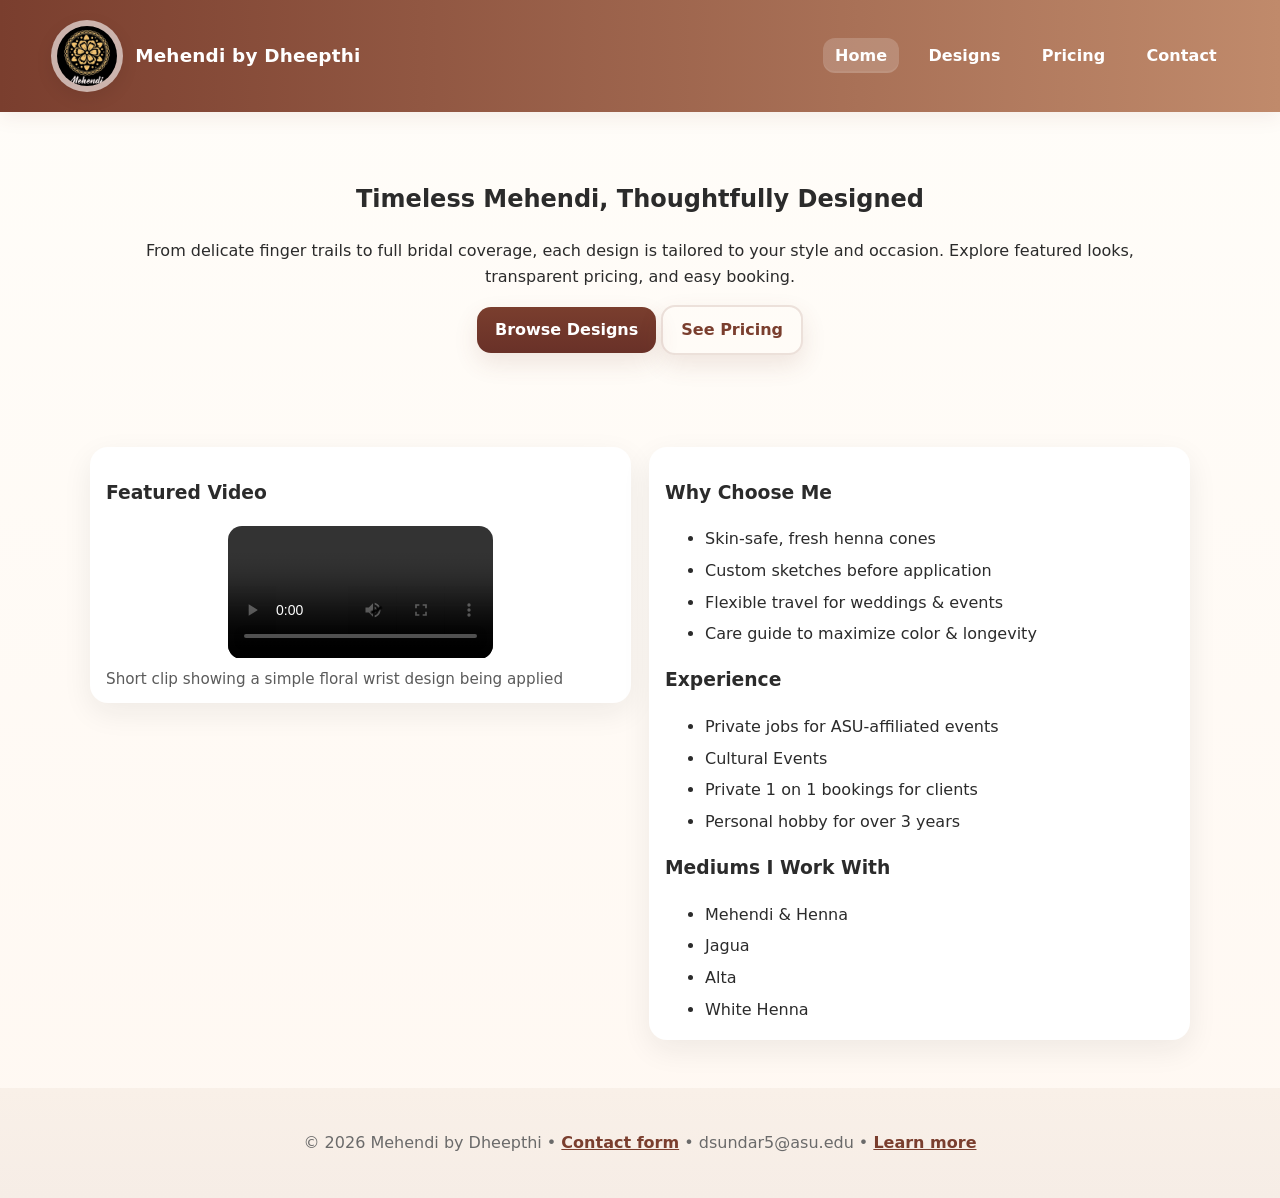
<file: index.html>
<!DOCTYPE html>
<html lang="en">
<head>
  <meta charset="utf-8" />
  <meta name="viewport" content="width=device-width, initial-scale=1" />
  <meta name="description" content="Elegant mehendi (henna) designs for weddings, festivals, and special occasions. View designs, pricing, and book your appointment." />
  <meta name="keywords" content="mehendi, henna, bridal mehendi, sangeet, arabic mehendi, mandala" />
  <title>Mehendi by Dheepthi — Home</title>
  <link rel="stylesheet" href="styles.css" />
</head>

<!-- Google tag (gtag.js) -->
<script async src="https://www.googletagmanager.com/gtag/js?id=G-835WFFV36K"></script>
<script>
  window.dataLayer = window.dataLayer || [];
  function gtag(){dataLayer.push(arguments);}
  gtag('js', new Date());

  gtag('config', 'G-835WFFV36K');
</script>

<body>
  <header class="site-header">
    <div class="brand">
      <img src="MehendiLogo.jpg" alt="Henna hand icon" />
      <h1>Mehendi by Dheepthi</h1>
    </div>
    <nav class="site-nav" aria-label="Primary">
      <a href="index.html" class="active">Home</a>
      <a href="designs.html">Designs</a>
      <a href="pricing.html">Pricing</a>
      <a href="contact.html">Contact</a>
    </nav>
  </header>

  <main id="main" class="container">
    <section class="hero">
      <h2>Timeless Mehendi, Thoughtfully Designed</h2>
      <p>From delicate finger trails to full bridal coverage, each design is tailored to your style and occasion. Explore featured looks, transparent pricing, and easy booking.</p>
      <p><a class="btn" href="designs.html">Browse Designs</a> <a class="btn btn-ghost" href="pricing.html">See Pricing</a></p>
    </section>

    <section class="grid two-col">
      <article class="card tight">
        <h3>Featured Video</h3>
        <video class="feature-video" controls preload="metadata">
          <source src="henna.mp4" type="video/mp4" />
          Your browser does not support the video tag.
        </video>
        <p class="caption">Short clip showing a simple floral wrist design being applied</p>
      </article>

      <article class="card tight">
        <h3>Why Choose Me</h3>
        <ul>
          <li>Skin-safe, fresh henna cones</li>
          <li>Custom sketches before application</li>
          <li>Flexible travel for weddings &amp; events</li>
          <li>Care guide to maximize color &amp; longevity</li>
        </ul>
        <h3>Experience</h3>
        <ul>
          <li>Private jobs for ASU-affiliated events</li>
          <li>Cultural Events</li>
          <li>Private 1 on 1 bookings for clients</li>
          <li>Personal hobby for over 3 years</li>
        </ul>
        <h3>Mediums I Work With</h3>
        <ul>
          <li>Mehendi &amp; Henna</li>
          <li>Jagua</li>
          <li>Alta</li>
          <li>White Henna</li>
        </ul>
      </article>
    </section>
  </main>

  <footer class="site-footer">
  <p>
    © <span id="year"></span> Mehendi by Dheepthi •
    <a href="contact.html">Contact form</a> •
    dsundar5@asu.edu •
    <a href="https://en.wikipedia.org/wiki/Mehndi" target="_blank" rel="noopener">Learn more</a>
  </p>
</footer>
<script>
  document.getElementById('year').textContent = new Date().getFullYear();
</script>
</body>
</html>
</file>
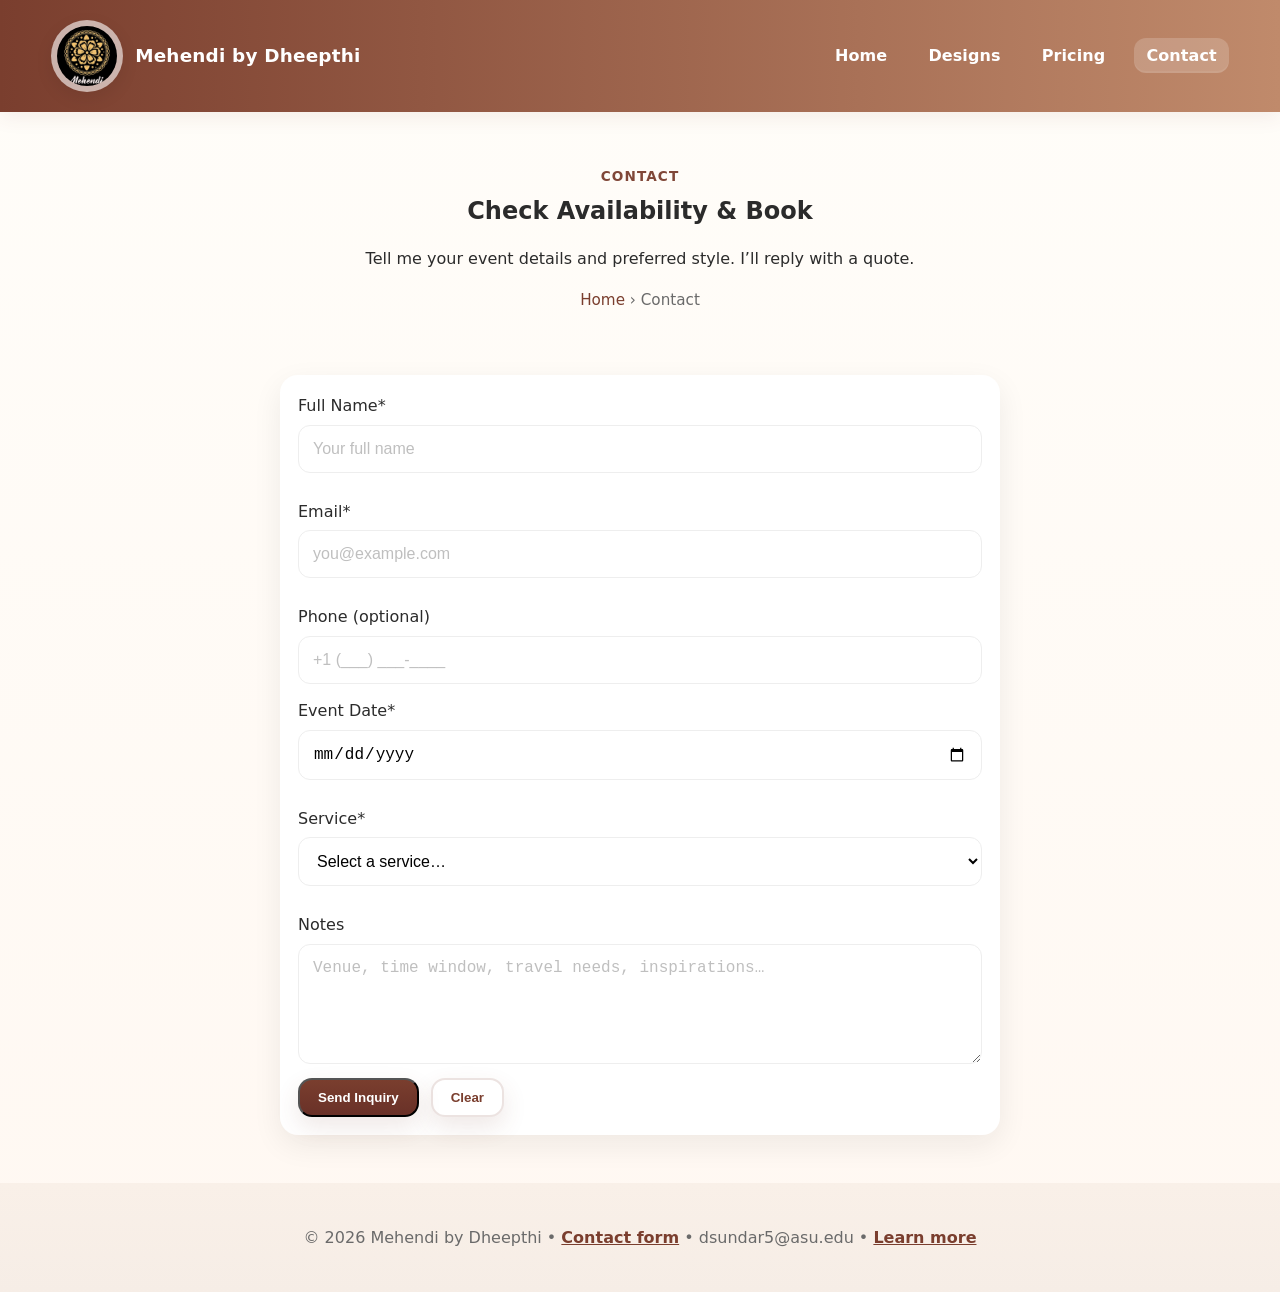
<file: contact.html>
<!DOCTYPE html>
<html lang="en">
<head>
  <meta charset="utf-8" />
  <meta name="viewport" content="width=device-width, initial-scale=1" />
  <meta name="description" content="Contact form to inquire about mehendi bookings, bridal packages, and event availability." />
  <title>Mehendi by Dheepthi — Contact</title>
  <link rel="stylesheet" href="styles.css" />
  <style>
    .success{
      display:none; margin:16px 0; padding:12px 14px; border-radius:12px;
      background:#ecfdf5; border:1px solid #bbf7d0; color:#166534; font-weight:600;
    }
    .error{ color:#b91c1c; font-size:.95rem; margin-top:6px; }
  </style>
</head>

<!-- Google tag (gtag.js) -->
<script async src="https://www.googletagmanager.com/gtag/js?id=G-835WFFV36K"></script>
<script>
  window.dataLayer = window.dataLayer || [];
  function gtag(){dataLayer.push(arguments);}
  gtag('js', new Date());

  gtag('config', 'G-835WFFV36K');
</script>

<body>
  <header class="site-header">
    <div class="brand">
      <img src="MehendiLogo.jpg" alt="Henna hand icon" />
      <h1>Mehendi by Dheepthi</h1>
    </div>
    <nav class="site-nav" aria-label="Primary">
      <a href="index.html">Home</a>
      <a href="designs.html">Designs</a>
      <a href="pricing.html">Pricing</a>
      <a href="contact.html" class="active">Contact</a>
    </nav>
  </header>

  <main id="main" class="container">
    <section class="page-hero">
      <div class="kicker">Contact</div>
      <h2>Check Availability &amp; Book</h2>
      <p>Tell me your event details and preferred style. I’ll reply with a quote.</p>
      <p class="breadcrumbs"><a href="index.html">Home</a> › Contact</p>
    </section>

    <div id="success" class="success" role="status" aria-live="polite">
      Thanks! Your inquiry was recorded on this page.
    </div>

    <form id="bookingForm" class="card form-card" action="#" method="post" novalidate>
      <div class="form-row">
        <label for="name">Full Name<span aria-hidden="true">*</span></label>
        <input id="name" name="name" type="text" placeholder="Your full name" required />
        <div class="error" id="err-name" aria-live="polite"></div>
      </div>

      <div class="form-row">
        <label for="email">Email<span aria-hidden="true">*</span></label>
        <input id="email" name="email" type="email" placeholder="you@example.com" required />
        <div class="error" id="err-email" aria-live="polite"></div>
      </div>

      <div class="form-row">
        <label for="phone">Phone (optional)</label>
        <input id="phone" name="phone" type="tel" placeholder="+1 (___) ___-____" />
      </div>

      <div class="form-row">
        <label for="date">Event Date<span aria-hidden="true">*</span></label>
        <input id="date" name="date" type="date" required />
        <div class="error" id="err-date" aria-live="polite"></div>
      </div>

      <div class="form-row">
        <label for="service">Service<span aria-hidden="true">*</span></label>
        <select id="service" name="service" required>
          <option value="">Select a service…</option>
          <option>Casual</option>
          <option>Custom</option>
          <option>Bridal (hands + feet)</option>
          <option>Group/Party</option>
        </select>
        <div class="error" id="err-service" aria-live="polite"></div>
      </div>

      <div class="form-row">
        <label for="message">Notes</label>
        <textarea id="message" name="message" rows="5" placeholder="Venue, time window, travel needs, inspirations…"></textarea>
      </div>

      <div class="form-actions">
        <button type="submit" class="btn">Send Inquiry</button>
        <button type="reset" class="btn btn-ghost">Clear</button>
      </div>
    </form>
  </main>

  <footer class="site-footer">
    <p>
      © <span id="year"></span> Mehendi by Dheepthi •
      <a href="contact.html">Contact form</a> •
      dsundar5@asu.edu •
      <a href="https://en.wikipedia.org/wiki/Mehndi" target="_blank" rel="noopener">Learn more</a>
    </p>
  </footer>

  <script>
    document.getElementById('year').textContent = new Date().getFullYear();

    const form = document.getElementById('bookingForm');
    const success = document.getElementById('success');
    const setErr = (id,msg)=>document.getElementById(id).textContent = msg || "";

    form.addEventListener('submit', (e) => {
      e.preventDefault();
      setErr('err-name'); setErr('err-email'); setErr('err-date'); setErr('err-service');

      let ok = true;
      const { value: name } = form.name;
      const { value: email } = form.email;
      const { value: date } = form.date;
      const { value: service } = form.service;

      if(!name.trim()){ setErr('err-name','Please enter your full name.'); ok=false; }
      if(!/^[^@\s]+@[^@\s]+\.[^@\s]+$/.test(email)){ setErr('err-email','Please enter a valid email.'); ok=false; }
      if(!date){ setErr('err-date','Please choose an event date.'); ok=false; }
      if(!service){ setErr('err-service','Please select a service.'); ok=false; }

      if(ok){ success.style.display='block'; form.reset(); form.querySelector('#name').focus(); }
    });
  </script>
</body>
</html>
</file>
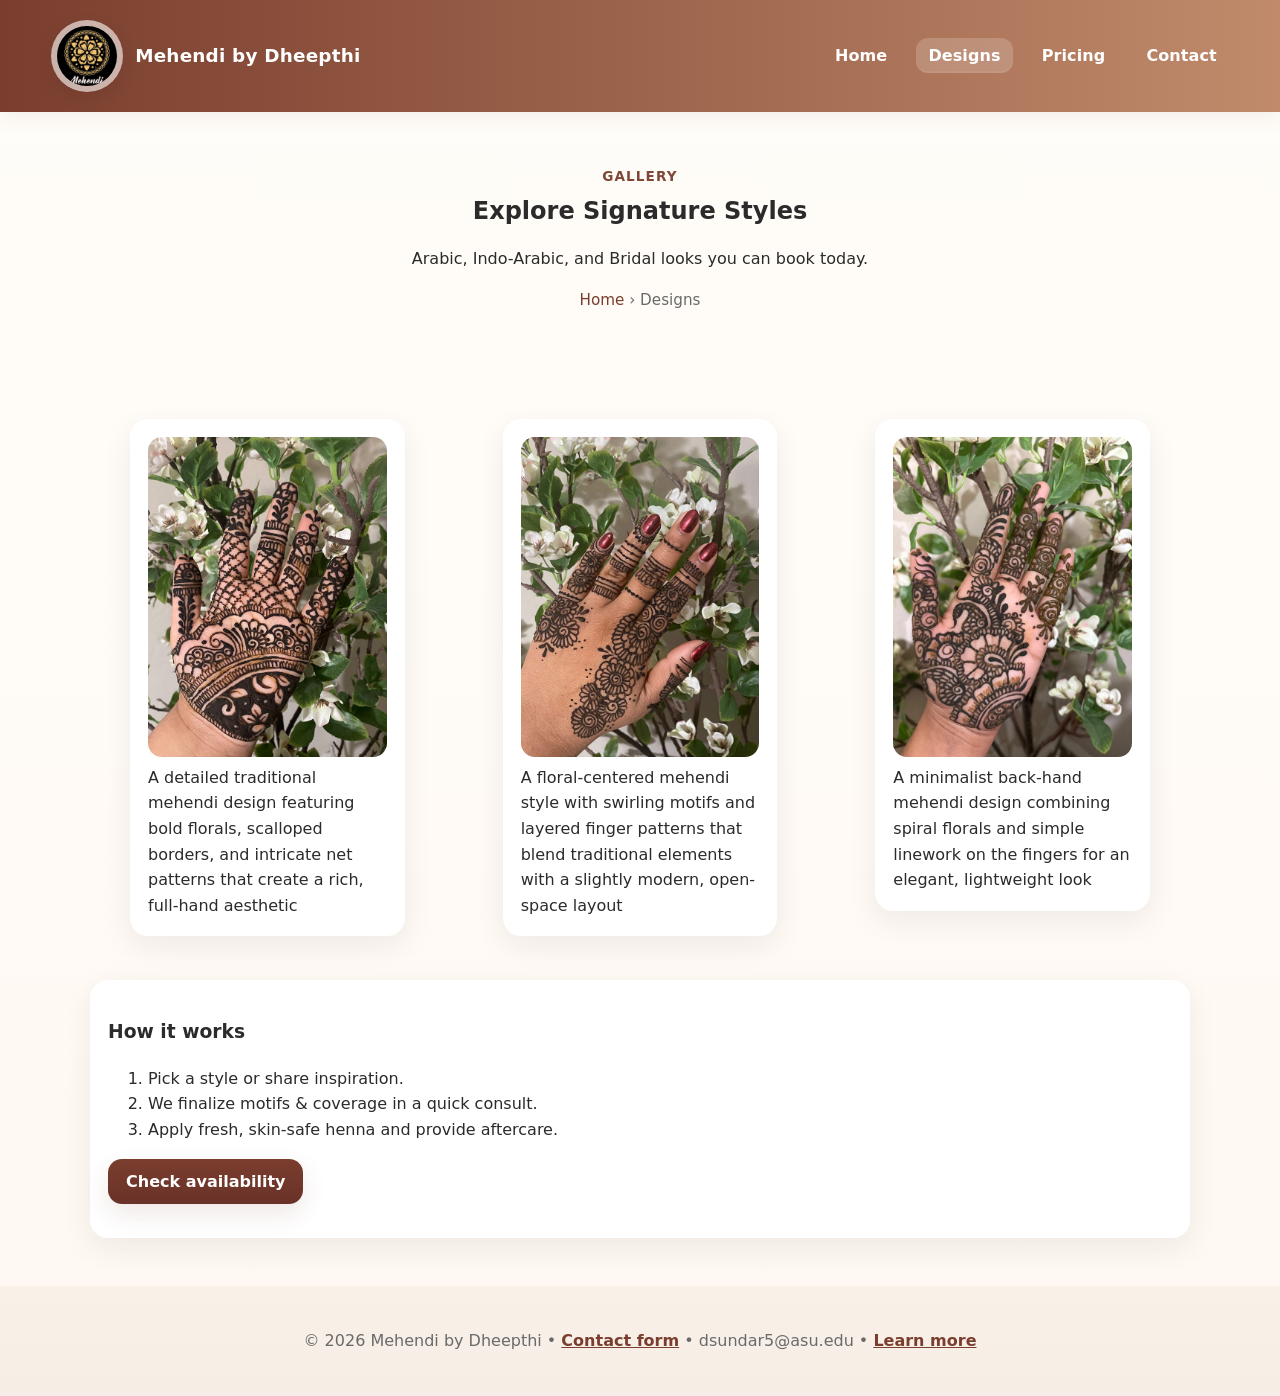
<file: designs.html>
<!DOCTYPE html>
<html lang="en">
<head>
  <meta charset="utf-8" />
  <meta name="viewport" content="width=device-width, initial-scale=1" />
  <meta name="description" content="Gallery of Arabic, Indo-Arabic, and Bridal mehendi designs." />
  <title>Mehendi by Dheepthi — Designs</title>
  <link rel="stylesheet" href="styles.css" />
</head>

<!-- Google tag (gtag.js) -->
<script async src="https://www.googletagmanager.com/gtag/js?id=G-835WFFV36K"></script>
<script>
  window.dataLayer = window.dataLayer || [];
  function gtag(){dataLayer.push(arguments);}
  gtag('js', new Date());

  gtag('config', 'G-835WFFV36K');
</script>

<body>
  <header class="site-header">
    <div class="brand">
      <img src="MehendiLogo.jpg" alt="Henna hand icon" />
      <h1>Mehendi by Dheepthi</h1>
    </div>
    <nav class="site-nav" aria-label="Primary">
      <a href="index.html">Home</a>
      <a href="designs.html" class="active">Designs</a>
      <a href="pricing.html">Pricing</a>
      <a href="contact.html">Contact</a>
    </nav>
  </header>

  <main id="main" class="container">
    <section class="page-hero">
      <div class="kicker">Gallery</div>
      <h2>Explore Signature Styles</h2>
      <p>Arabic, Indo-Arabic, and Bridal looks you can book today.</p>
      <p class="breadcrumbs"><a href="index.html">Home</a> › Designs</p>
    </section>

    <section class="grid three-col">
      <figure class="card">
        <img src="Design1.JPG" alt="A detailed traditional mehendi design featuring bold florals, scalloped borders, and intricate net patterns that create a rich, full-hand aesthetic" />
        <figcaption>A detailed traditional mehendi design featuring bold florals, scalloped borders, and intricate net patterns that create a rich, full-hand aesthetic</figcaption>
      </figure>

      <figure class="card">
        <img src="Design2.JPG" alt="A floral-centered mehendi style with swirling motifs and layered finger patterns that blend traditional elements with a slightly modern, open-space layout" />
        <figcaption>A floral-centered mehendi style with swirling motifs and layered finger patterns that blend traditional elements with a slightly modern, open-space layout</figcaption>
      </figure>

      <figure class="card">
        <img src="Design3.JPG" alt="A minimalist back-hand mehendi design combining spiral florals and simple linework on the fingers for an elegant, lightweight look" />
        <figcaption>A minimalist back-hand mehendi design combining spiral florals and simple linework on the fingers for an elegant, lightweight look</figcaption>
      </figure>
    </section>

    <section class="card">
      <h3>How it works</h3>
      <ol>
        <li>Pick a style or share inspiration.</li>
        <li>We finalize motifs &amp; coverage in a quick consult.</li>
        <li>Apply fresh, skin-safe henna and provide aftercare.</li>
      </ol>
      <p><a class="btn" href="contact.html">Check availability</a></p>
    </section>
  </main>

  <footer class="site-footer">
    <p>
      © <span id="year"></span> Mehendi by Dheepthi •
      <a href="contact.html">Contact form</a> •
      dsundar5@asu.edu •
      <a href="https://en.wikipedia.org/wiki/Mehndi" target="_blank" rel="noopener">Learn more</a>
    </p>
  </footer>
  <script>document.getElementById('year').textContent = new Date().getFullYear();</script>
</body>
</html>
</file>
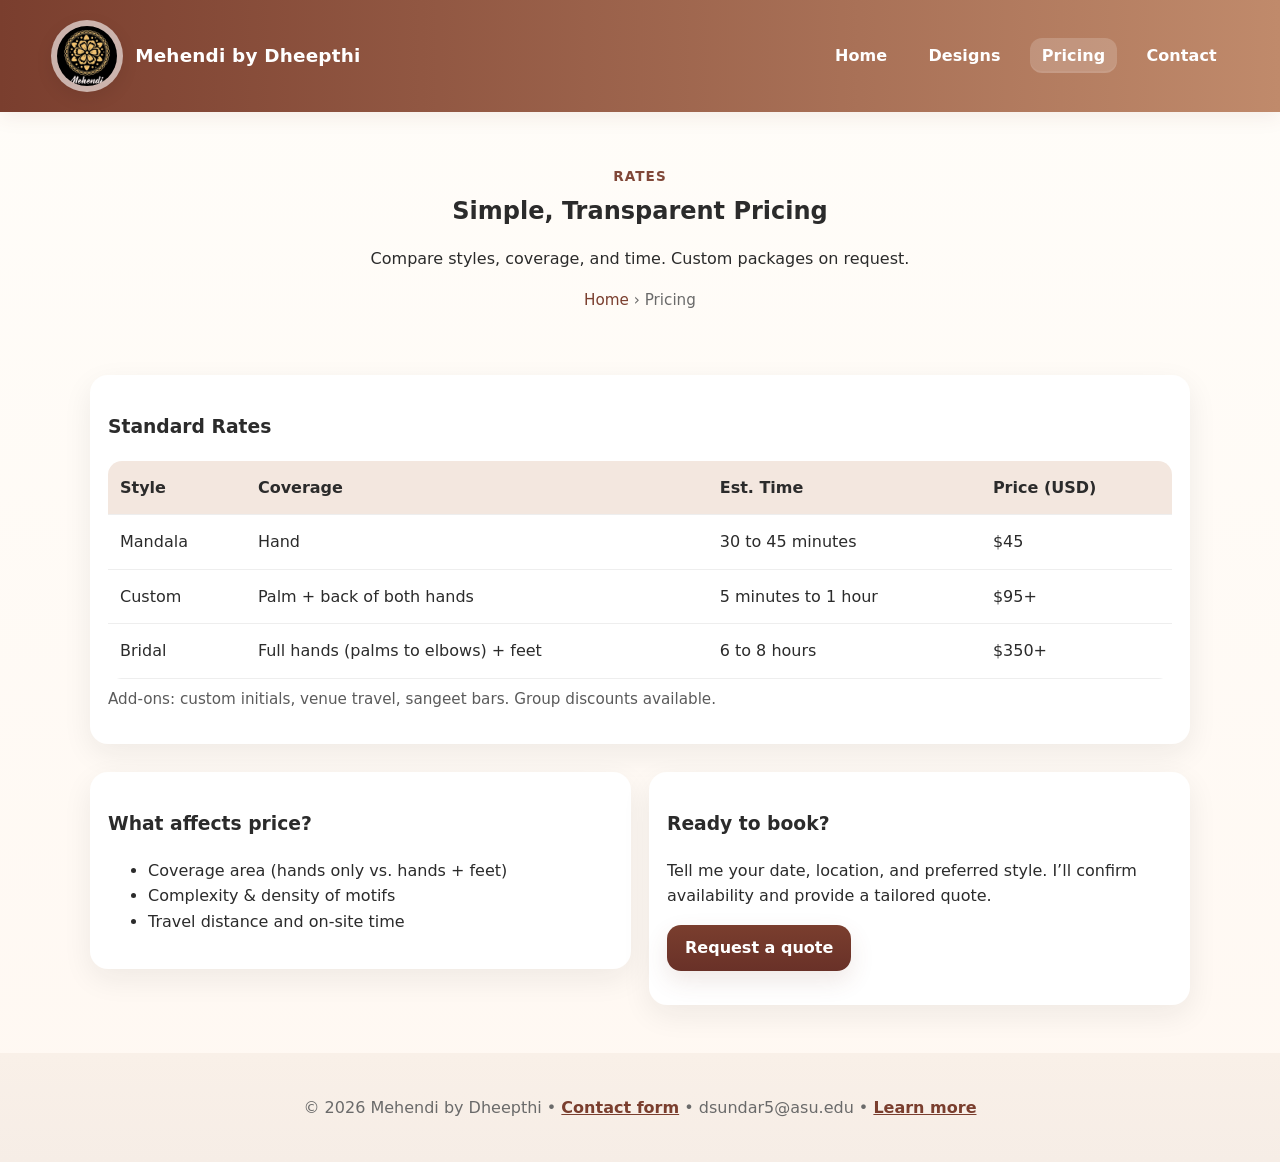
<file: pricing.html>
<!DOCTYPE html>
<html lang="en">
<head>
  <meta charset="utf-8" />
  <meta name="viewport" content="width=device-width, initial-scale=1" />
  <meta name="description" content="Transparent mehendi pricing by style, coverage, and estimated time." />
  <title>Mehendi by Dheepthi — Pricing</title>
  <link rel="stylesheet" href="styles.css" />
</head>

<!-- Google tag (gtag.js) -->
<script async src="https://www.googletagmanager.com/gtag/js?id=G-835WFFV36K"></script>
<script>
  window.dataLayer = window.dataLayer || [];
  function gtag(){dataLayer.push(arguments);}
  gtag('js', new Date());

  gtag('config', 'G-835WFFV36K');
</script>

<body>
  <header class="site-header">
    <div class="brand">
      <img src="MehendiLogo.jpg" alt="Henna hand icon" />
      <h1>Mehendi by Dheepthi</h1>
    </div>
    <nav class="site-nav" aria-label="Primary">
      <a href="index.html">Home</a>
      <a href="designs.html">Designs</a>
      <a href="pricing.html" class="active">Pricing</a>
      <a href="contact.html">Contact</a>
    </nav>
  </header>

  <main id="main" class="container">
    <section class="page-hero">
      <div class="kicker">Rates</div>
      <h2>Simple, Transparent Pricing</h2>
      <p>Compare styles, coverage, and time. Custom packages on request.</p>
      <p class="breadcrumbs"><a href="index.html">Home</a> › Pricing</p>
    </section>

    <section class="card table-card">
      <h3>Standard Rates</h3>
      <div class="table-responsive">
        <table>
          <thead>
            <tr>
              <th>Style</th>
              <th>Coverage</th>
              <th>Est. Time</th>
              <th>Price (USD)</th>
            </tr>
          </thead>
          <tbody>
            <tr>
              <td>Mandala</td>
              <td>Hand</td>
              <td>30 to 45 minutes</td>
              <td>$45</td>
            </tr>
            <tr>
              <td>Custom</td>
              <td>Palm + back of both hands</td>
              <td>5 minutes to 1 hour</td>
              <td>$95+</td>
            </tr>
            <tr>
              <td>Bridal</td>
              <td>Full hands (palms to elbows) + feet</td>
              <td>6 to 8 hours</td>
              <td>$350+</td>
            </tr>
          </tbody>
        </table>
      </div>
      <p class="caption">Add-ons: custom initials, venue travel, sangeet bars. Group discounts available.</p>
    </section>

    <section class="grid two-col">
      <article class="card">
        <h3>What affects price?</h3>
        <ul>
          <li>Coverage area (hands only vs. hands + feet)</li>
          <li>Complexity &amp; density of motifs</li>
          <li>Travel distance and on-site time</li>
        </ul>
      </article>
      <article class="card">
        <h3>Ready to book?</h3>
        <p>Tell me your date, location, and preferred style. I’ll confirm availability and provide a tailored quote.</p>
        <p><a class="btn" href="contact.html">Request a quote</a></p>
      </article>
    </section>
  </main>

  <footer class="site-footer">
    <p>
      © <span id="year"></span> Mehendi by Dheepthi •
      <a href="contact.html">Contact form</a> •
      dsundar5@asu.edu •
      <a href="https://en.wikipedia.org/wiki/Mehndi" target="_blank" rel="noopener">Learn more</a>
    </p>
  </footer>
  <script>document.getElementById('year').textContent = new Date().getFullYear();</script>
</body>
</html>
</file>
<file: styles.css>
:root{
  --bg: #fffdf9;
  --ink: #2b2b2b;
  --muted: #6a6a6a;
  --accent: #7a3e2e;
  --accent-2: #c08a6b;
  --card: #ffffff;
  --shadow: 0 10px 30px rgba(29, 29, 29, 0.07);
  --radius: 18px;
  --glass: rgba(255,255,255,0.6);
}

*{ box-sizing:border-box; }

html, body {
  margin:0;
  padding:0;
  -webkit-font-smoothing:antialiased;
  -moz-osx-font-smoothing:grayscale;
  font-family: Inter, system-ui, -apple-system, "Segoe UI", Roboto, "Helvetica Neue", Arial, sans-serif;
  color: var(--ink);
  background: linear-gradient(180deg, var(--bg) 0%, #fff8f2 100%);
  line-height: 1.6;
}

.container { width:min(1100px, 92%); margin: 0 auto; }

.site-header {
  display:flex; align-items:center; justify-content:space-between;
  padding: 20px 4%;
  background: linear-gradient(90deg, var(--accent) 0%, var(--accent-2) 100%);
  color: white;
  box-shadow: 0 6px 18px rgba(122,62,46,0.08);
}
.brand { display:flex; align-items:center; gap:12px; }
.brand img { width:72px; height:72px; border-radius:50%; object-fit:cover; background:var(--glass); padding:6px; box-shadow: 0 6px 18px rgba(0,0,0,0.08); }
.brand h1 { font-size:1.15rem; margin:0; font-weight:800; letter-spacing:0.2px; }

.site-nav a {
  color: #fff; text-decoration:none; margin-left:12px; padding:8px 12px; border-radius:12px;
  transition: transform .18s ease, background .18s ease, box-shadow .18s ease;
  font-weight:600; letter-spacing:0.1px;
}
.site-nav a:hover { transform: translateY(-3px); box-shadow: 0 6px 14px rgba(0,0,0,0.12); background: rgba(255,255,255,.12); }
.site-nav a.active { background: rgba(255,255,255,.18); box-shadow: inset 0 -2px 0 rgba(255,255,255,0.06); }

.hero {
  text-align:center; padding: 48px 12px;
}
.btn {
  display:inline-block; padding:10px 18px; border-radius:14px; background: linear-gradient(180deg, var(--accent) 0%, #693128 100%);
  color:white; text-decoration:none; font-weight:700; box-shadow: 0 10px 24px rgba(122,62,46,0.12);
}
.btn:hover { filter: brightness(1.04); transform: translateY(-3px); }
.btn-ghost { background: transparent; color: var(--accent); border: 2px solid rgba(122,62,46,0.14); }

.grid {
  display: grid;
  gap: 18px;
  margin: 28px 0;
  align-items: start;
}
.two-col { grid-template-columns: repeat(2, 1fr); }
.three-col { grid-template-columns: repeat(3, 1fr); }
@media (max-width: 900px){ .two-col, .three-col { grid-template-columns: 1fr; } }

.card {
  background: var(--card); border-radius: var(--radius); padding:18px; box-shadow: var(--shadow); transition: transform .22s ease, box-shadow .22s ease;
}
.card:hover { transform: translateY(-6px); box-shadow: 0 20px 40px rgba(20,20,20,0.06); }
.card img { width:100%; height: 320px; object-fit: cover; border-radius: 14px; }
.caption { color:#5b5b5b; font-size:.95rem; margin-top:8px; }
.card.tight {
  padding: 12px 16px;
}
.card.tight p.caption,
.card.tight ul {
  margin-bottom: 0;
}
.card.tight ul li {
  margin-bottom: 6px;
}

.table-card table {
  width:100%; border-collapse: collapse; overflow:hidden; border-radius: 14px;
}
.table-card thead { background: #f3e7df; }
.table-card th, .table-card td { padding:14px 12px; text-align:left; border-bottom:1px solid #eee; }
.table-card tbody tr:hover { background:#fff8f3; }
.table-responsive { overflow-x: auto; }

.form-card { max-width:720px; margin: 0 auto; }
.form-row { display:flex; flex-direction:column; gap:6px; margin-bottom:14px; }
input, select, textarea {
  padding:14px; border:1px solid #eee; border-radius:12px; font-size:1rem; background:#fff; transition: box-shadow .16s ease, border-color .16s ease;
}
input::placeholder, textarea::placeholder { color: #bfbfbf; }
input:focus, select:focus, textarea:focus { outline: none; border-color: var(--accent-2); box-shadow: 0 6px 18px rgba(192,138,107,0.12); }
.form-actions { display:flex; gap:12px; align-items:center; }
.form-smallprint { color:#6a6a6a; font-size:.9rem; }

.center { text-align:center; }

.site-footer {
  text-align:center; padding: 26px 4%; margin-top: 48px;
  color:var(--muted); background: linear-gradient(180deg, #f9f0e8, #f6ede6);
}
.site-footer a { color: var(--accent); font-weight:600; }

.page-hero{
  text-align:center;
  padding: 48px 12px;
  margin-top: 6px;
}
.page-hero .kicker{
  letter-spacing:.08em;
  text-transform:uppercase;
  font-weight:700;
  color:#7a3e2e;
  opacity:.95;
  font-size:.85rem;
}
.page-hero h2{ margin:.25rem 0 0.5rem; }

.breadcrumbs{
  font-size:.95rem; color:#6a6a6a; margin-top:4px;
}
.breadcrumbs a{ color: var(--accent); text-decoration:none; }
.breadcrumbs a:hover{ text-decoration:underline; }

.feature-video {
  width: 52%;
  max-width: 420px;
  display: block;
  margin: 0 auto;
  border-radius: 14px;
}

.success{
  display:none; margin:16px 0; padding:12px 14px; border-radius:12px;
  background:#ecfdf5; border:1px solid #bbf7d0; color:#166534; font-weight:600;
  box-shadow: 0 8px 20px rgba(27, 83, 49, 0.06); transform-origin: top center;
}
.success.show{ display:block; animation:slideFade .45s ease both; }
@keyframes slideFade{ from{ opacity:0; transform: translateY(-8px) scale(.995);} to{opacity:1; transform: translateY(0) scale(1);} }
</file>
